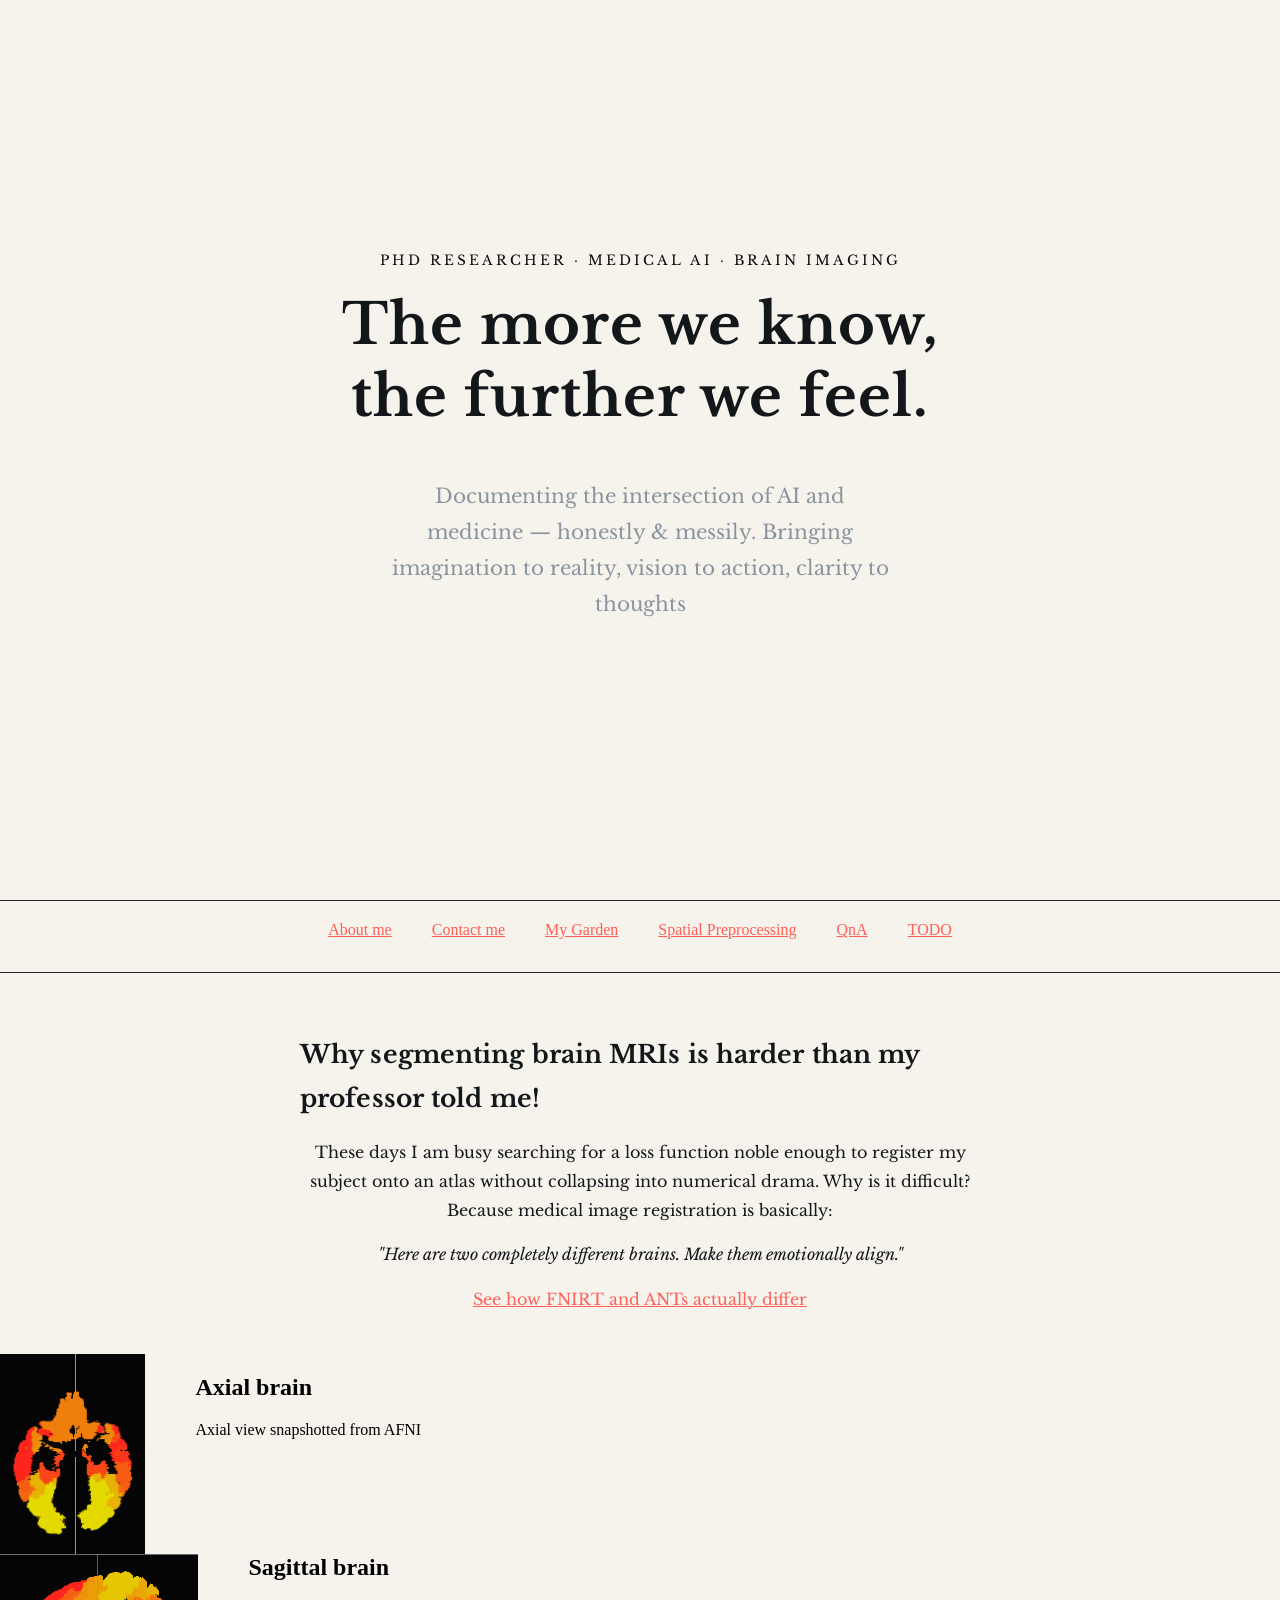
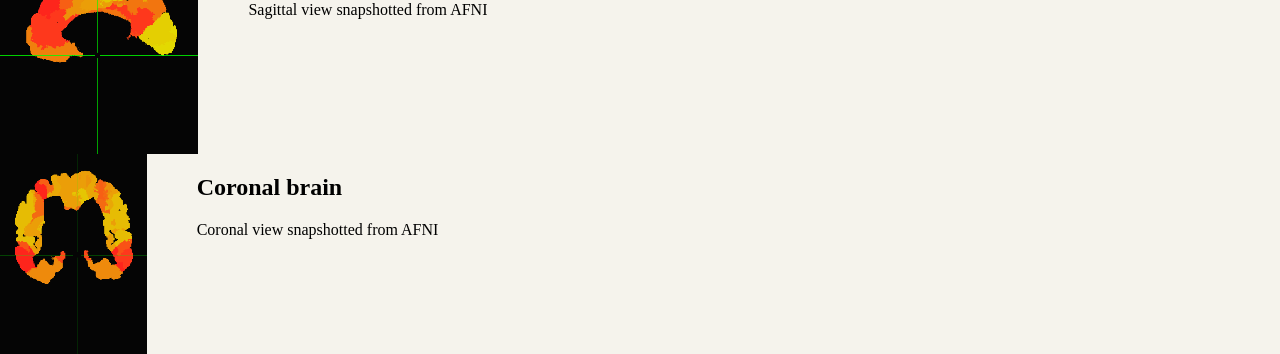
<file: index.html>
<!DOCTYPE html>
<html lang="en">

<head>
  <meta charset="UTF-8">
  <meta name="viewport" content="width=device-width, initial-scale=1.0">
  <title>Sanju | Medical AI</title>
  <link rel="stylesheet" href="./style.css" />
  <link rel="preconnect" href="https://fonts.googleapis.com">
  <link rel="preconnect" href="https://fonts.gstatic.com" crossorigin>
  <link href="https://fonts.googleapis.com/css2?family=Libre+Baskerville:ital@0;1&display=swap" rel="stylesheet">
</head>

<body>

  <!-- HERO SECTION -->
  <section class="hero">
    <p class="hero-sub">PhD Researcher · Medical AI · Brain Imaging</p>
    <h1 class="hero-title">The more we know,<br>the further we feel.</h1>
    <p class="hero-desc">Documenting the intersection of AI and medicine — honestly & messily.
      Bringing imagination to reality, vision to action, clarity to thoughts</p>
    <!-- <a href="#post" class="hero-btn">Read my first post ↓</a> -->
    <!-- <a href="#post" class="hero-btn">Read my second post ↓</a> -->

  </section>

  <!-- NAV -->
  <nav>
    <a href="public/about.html">About me</a>
    <a href="public/contact.html">Contact me</a>
    <a href="public/garden.html">My Garden</a>
    <a href="public/spatial-preprocessing.html">Spatial Preprocessing</a>
    <a href ="public/QnA.html">QnA</a>
    <a href="public/TODO.html">TODO</a>
  </nav>

  <!-- FIRST POST -->
  <div class="bio" id="post">
    <h3>Why segmenting brain MRIs is harder than my professor told me!</h3>
    <p>
      These days I am busy searching
       for a loss function noble enough
      to register my subject onto an atlas
      without collapsing into numerical drama. Why is it difficult?
      Because medical image registration is basically:
    </p>
    <p><i>"Here are two completely different brains. Make them emotionally align."</i></p>
    <a href="public/garden.html#q7">See how FNIRT and ANTs actually differ</a>
  </div>

  
  <!-- <div style="display: flex; gap: 10px; align-items: center;"> -->
  <div class="left card"><img class="tile-image" src="./Screenshot from 2026-05-16 15-32-37.png" alt="axial-brain"/>
  <h2 class="card-title">Axial brain</h2>
  <p class="card-text"> Axial view snapshotted from AFNI </p>
  </div>

  <div class="center card"><img class="tile-image" src="./Screenshot from 2026-05-16 15-32-44.png" alt="sagittal-brain"/>
  <h2 class="card-title">Sagittal brain</h2>
  <p class="card-text"> Sagittal view snapshotted from AFNI </p>
  </div>

  <div class="right card"><img class="tile-image" src="./Screenshot from 2026-05-16 15-32-49.png" alt="coronal-brain"/>
  <h2 class="card-title">Coronal brain</h2>
  <p class="card-text"> Coronal view snapshotted from AFNI </p>
  </div>


  <!-- <div class="container">
    <p> 3 views of brain</p>
    <li><img class="tile-image" src="./Screenshot from 2026-05-16 15-32-37.png" alt="axial-brain"/></li>
    <li><img class="tile-image" src="./Screenshot from 2026-05-16 15-32-44.png" alt="sagittal-brain"/></li>
    <li><img class="tile-image" src="./Screenshot from 2026-05-16 15-32-49.png" alt="coronal-brain"/></li>
  </div> -->

</body>
</html>
</file>
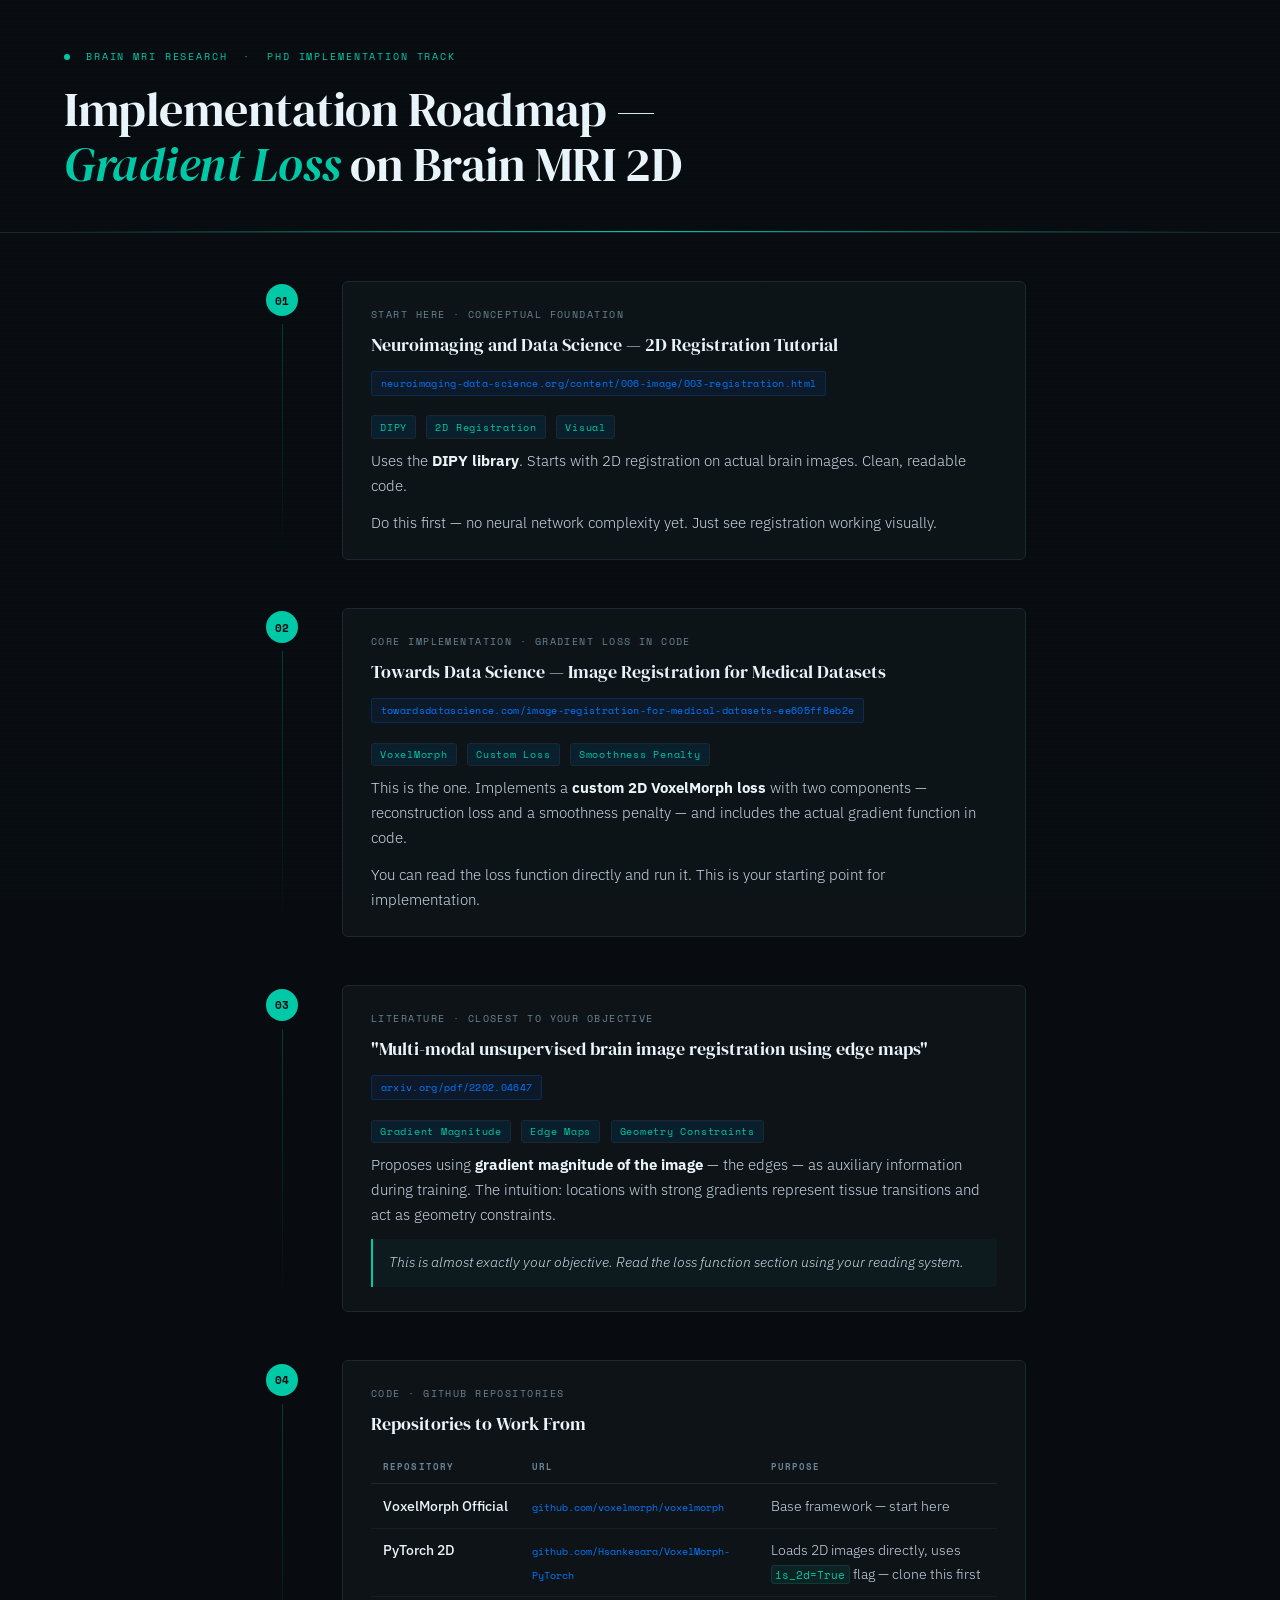
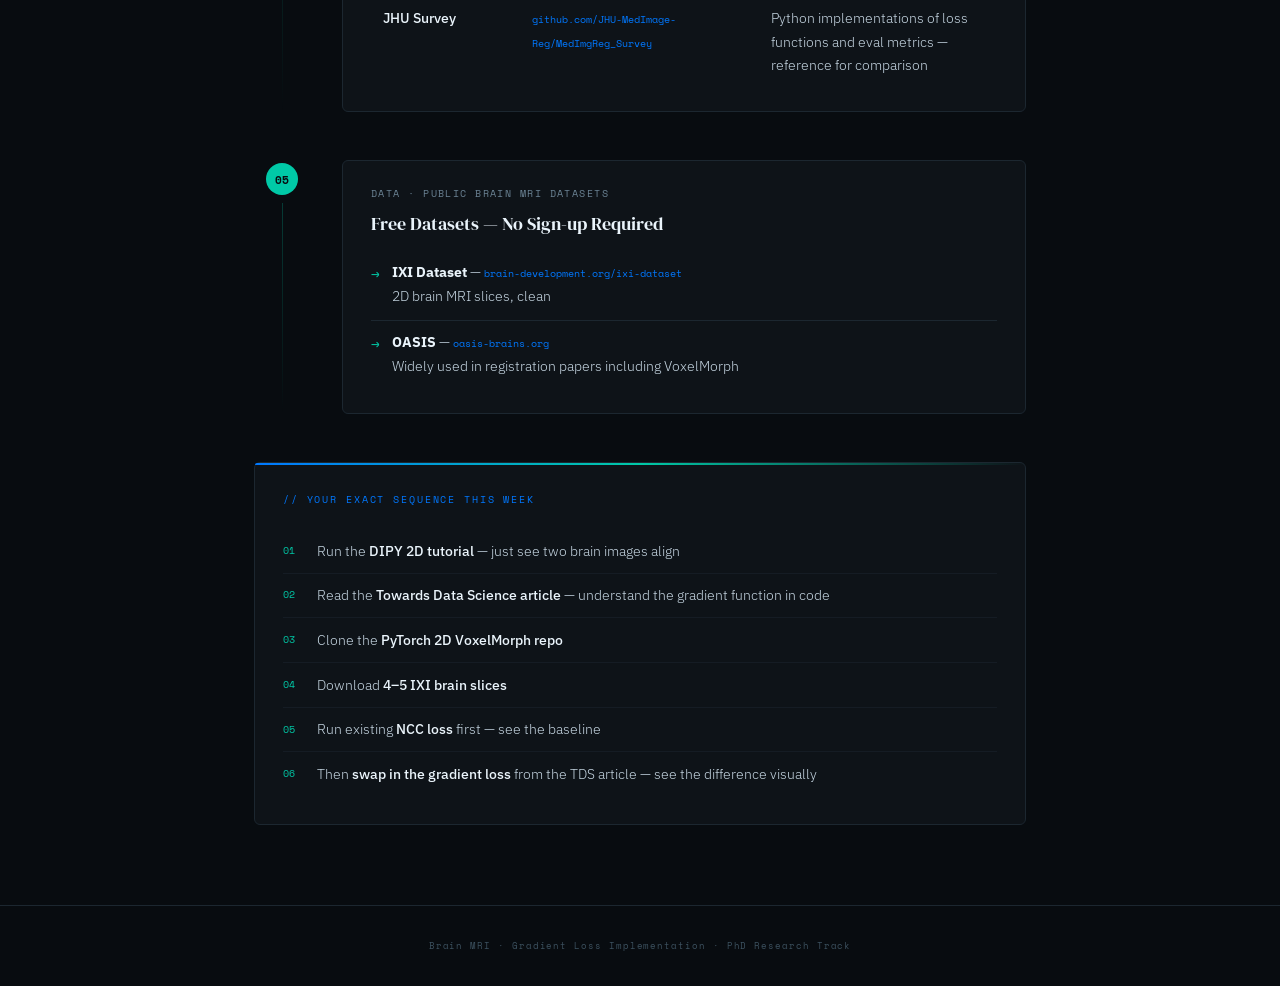
<file: gradient_loss_roadmap.html>
<!DOCTYPE html>
<html lang="en">
<head>
<meta charset="UTF-8" />
<meta name="viewport" content="width=device-width, initial-scale=1.0"/>
<title>Implementation Roadmap — Gradient Loss on Brain MRI 2D</title>
<link href="https://fonts.googleapis.com/css2?family=Space+Mono:wght@400;700&family=DM+Serif+Display:ital@0;1&family=IBM+Plex+Sans:wght@300;400;500&display=swap" rel="stylesheet"/>
<style>
  :root {
    --bg: #080c10;
    --surface: #0e1318;
    --border: #1c2730;
    --accent: #00c9a7;
    --accent2: #0078ff;
    --muted: #3d5260;
    --text: #c8d8e4;
    --text-dim: #6b8394;
    --heading: #eaf4fb;
    --tag-bg: #0a1f2e;
    --step-num: #00c9a7;
  }

  *, *::before, *::after { box-sizing: border-box; margin: 0; padding: 0; }

  body {
    background: var(--bg);
    color: var(--text);
    font-family: 'IBM Plex Sans', sans-serif;
    font-weight: 300;
    line-height: 1.7;
    min-height: 100vh;
    padding: 0;
    overflow-x: hidden;
  }

  /* Scan-line overlay */
  body::before {
    content: '';
    position: fixed;
    inset: 0;
    background: repeating-linear-gradient(
      0deg,
      transparent,
      transparent 2px,
      rgba(0,201,167,0.012) 2px,
      rgba(0,201,167,0.012) 4px
    );
    pointer-events: none;
    z-index: 100;
  }

  header {
    border-bottom: 1px solid var(--border);
    padding: 3rem 4rem 2.5rem;
    position: relative;
    overflow: hidden;
  }

  header::after {
    content: '';
    position: absolute;
    bottom: 0; left: 4rem; right: 4rem;
    height: 1px;
    background: linear-gradient(90deg, transparent, var(--accent), transparent);
  }

  .header-meta {
    font-family: 'Space Mono', monospace;
    font-size: 0.65rem;
    letter-spacing: 0.18em;
    color: var(--accent);
    text-transform: uppercase;
    margin-bottom: 1rem;
    display: flex;
    align-items: center;
    gap: 1rem;
  }

  .header-meta::before {
    content: '';
    display: inline-block;
    width: 6px; height: 6px;
    background: var(--accent);
    border-radius: 50%;
    animation: pulse 2s ease-in-out infinite;
  }

  @keyframes pulse {
    0%, 100% { opacity: 1; transform: scale(1); }
    50% { opacity: 0.4; transform: scale(0.7); }
  }

  h1 {
    font-family: 'DM Serif Display', serif;
    font-size: clamp(1.8rem, 4vw, 3rem);
    color: var(--heading);
    font-weight: 400;
    line-height: 1.15;
    max-width: 720px;
    letter-spacing: -0.01em;
  }

  h1 em {
    font-style: italic;
    color: var(--accent);
  }

  main {
    max-width: 900px;
    margin: 0 auto;
    padding: 3rem 4rem 5rem;
  }

  .step {
    display: grid;
    grid-template-columns: 56px 1fr;
    gap: 0 2rem;
    margin-bottom: 3rem;
    opacity: 0;
    transform: translateY(18px);
    animation: fadeUp 0.5s ease forwards;
  }

  .step:nth-child(1) { animation-delay: 0.05s; }
  .step:nth-child(2) { animation-delay: 0.12s; }
  .step:nth-child(3) { animation-delay: 0.19s; }
  .step:nth-child(4) { animation-delay: 0.26s; }
  .step:nth-child(5) { animation-delay: 0.33s; }
  .step:nth-child(6) { animation-delay: 0.40s; }

  @keyframes fadeUp {
    to { opacity: 1; transform: translateY(0); }
  }

  .step-number {
    display: flex;
    flex-direction: column;
    align-items: center;
    padding-top: 0.2rem;
  }

  .step-num-badge {
    font-family: 'Space Mono', monospace;
    font-size: 0.7rem;
    font-weight: 700;
    color: var(--bg);
    background: var(--accent);
    width: 32px; height: 32px;
    border-radius: 50%;
    display: flex; align-items: center; justify-content: center;
    flex-shrink: 0;
    letter-spacing: 0;
  }

  .step-line {
    flex: 1;
    width: 1px;
    background: linear-gradient(to bottom, var(--accent), transparent);
    margin-top: 8px;
    opacity: 0.25;
  }

  .step-body {
    background: var(--surface);
    border: 1px solid var(--border);
    border-radius: 6px;
    padding: 1.5rem 1.75rem;
    position: relative;
    transition: border-color 0.2s ease;
  }

  .step-body:hover {
    border-color: var(--muted);
  }

  .step-body::before {
    content: '';
    position: absolute;
    top: 0; left: 0; right: 0;
    height: 2px;
    background: linear-gradient(90deg, var(--accent), transparent);
    border-radius: 6px 6px 0 0;
    opacity: 0;
    transition: opacity 0.2s ease;
  }

  .step-body:hover::before {
    opacity: 1;
  }

  .step-label {
    font-family: 'Space Mono', monospace;
    font-size: 0.6rem;
    letter-spacing: 0.15em;
    text-transform: uppercase;
    color: var(--text-dim);
    margin-bottom: 0.4rem;
  }

  .step-title {
    font-family: 'DM Serif Display', serif;
    font-size: 1.15rem;
    color: var(--heading);
    margin-bottom: 0.5rem;
    font-weight: 400;
  }

  .source-link {
    display: inline-block;
    font-family: 'Space Mono', monospace;
    font-size: 0.65rem;
    color: var(--accent2);
    background: rgba(0,120,255,0.07);
    border: 1px solid rgba(0,120,255,0.2);
    border-radius: 3px;
    padding: 0.2rem 0.55rem;
    margin-bottom: 1rem;
    letter-spacing: 0.03em;
    word-break: break-all;
    line-height: 1.6;
  }

  .step-body p {
    font-size: 0.92rem;
    color: var(--text);
    margin-bottom: 0.75rem;
  }

  .step-body p:last-child { margin-bottom: 0; }

  .tag {
    display: inline-block;
    font-family: 'Space Mono', monospace;
    font-size: 0.6rem;
    padding: 0.15rem 0.5rem;
    border-radius: 3px;
    background: var(--tag-bg);
    border: 1px solid var(--border);
    color: var(--accent);
    letter-spacing: 0.08em;
    margin-right: 0.4rem;
    margin-bottom: 0.6rem;
  }

  .callout {
    border-left: 2px solid var(--accent);
    padding: 0.75rem 1rem;
    background: rgba(0,201,167,0.04);
    border-radius: 0 4px 4px 0;
    margin-top: 0.75rem;
    font-size: 0.88rem;
    color: var(--text);
    font-style: italic;
  }

  /* Table */
  .repo-table {
    width: 100%;
    border-collapse: collapse;
    margin-top: 0.75rem;
    font-size: 0.85rem;
  }

  .repo-table th {
    font-family: 'Space Mono', monospace;
    font-size: 0.58rem;
    letter-spacing: 0.12em;
    text-transform: uppercase;
    color: var(--text-dim);
    padding: 0.5rem 0.75rem;
    text-align: left;
    border-bottom: 1px solid var(--border);
  }

  .repo-table td {
    padding: 0.65rem 0.75rem;
    border-bottom: 1px solid rgba(28,39,48,0.6);
    vertical-align: top;
    color: var(--text);
    font-size: 0.85rem;
  }

  .repo-table tr:last-child td { border-bottom: none; }
  .repo-table tr:hover td { background: rgba(255,255,255,0.015); }

  .repo-name {
    font-weight: 500;
    color: var(--heading);
    white-space: nowrap;
  }

  .repo-url {
    font-family: 'Space Mono', monospace;
    font-size: 0.6rem;
    color: var(--accent2);
  }

  /* Dataset list */
  .dataset-list {
    list-style: none;
    margin-top: 0.75rem;
  }

  .dataset-list li {
    display: flex;
    align-items: flex-start;
    gap: 0.75rem;
    padding: 0.65rem 0;
    border-bottom: 1px solid var(--border);
    font-size: 0.88rem;
  }

  .dataset-list li:last-child { border-bottom: none; }

  .dataset-list li::before {
    content: '→';
    font-family: 'Space Mono', monospace;
    color: var(--accent);
    flex-shrink: 0;
    margin-top: 0.05rem;
  }

  /* Sequence section */
  .sequence-section {
    background: var(--surface);
    border: 1px solid var(--border);
    border-radius: 6px;
    padding: 1.75rem;
    margin-top: 3rem;
    position: relative;
    opacity: 0;
    animation: fadeUp 0.5s ease 0.5s forwards;
  }

  .sequence-section::before {
    content: '';
    position: absolute;
    top: 0; left: 0; right: 0;
    height: 2px;
    background: linear-gradient(90deg, var(--accent2), var(--accent), transparent);
    border-radius: 6px 6px 0 0;
  }

  .sequence-title {
    font-family: 'Space Mono', monospace;
    font-size: 0.65rem;
    letter-spacing: 0.18em;
    text-transform: uppercase;
    color: var(--accent2);
    margin-bottom: 1.25rem;
  }

  .seq-item {
    display: flex;
    align-items: flex-start;
    gap: 1rem;
    padding: 0.6rem 0;
    border-bottom: 1px solid rgba(28,39,48,0.5);
  }

  .seq-item:last-child { border-bottom: none; }

  .seq-n {
    font-family: 'Space Mono', monospace;
    font-size: 0.65rem;
    color: var(--accent);
    width: 18px;
    flex-shrink: 0;
    margin-top: 0.2rem;
  }

  .seq-text {
    font-size: 0.9rem;
    color: var(--text);
  }

  .seq-text strong {
    color: var(--heading);
    font-weight: 500;
  }

  code {
    font-family: 'Space Mono', monospace;
    font-size: 0.78em;
    background: rgba(0,201,167,0.08);
    border: 1px solid rgba(0,201,167,0.15);
    padding: 0.05em 0.35em;
    border-radius: 3px;
    color: var(--accent);
  }

  footer {
    text-align: center;
    padding: 2rem;
    font-family: 'Space Mono', monospace;
    font-size: 0.58rem;
    color: var(--muted);
    letter-spacing: 0.1em;
    border-top: 1px solid var(--border);
  }

  @media (max-width: 640px) {
    header { padding: 2rem 1.5rem; }
    main { padding: 2rem 1.5rem 4rem; }
    .step { grid-template-columns: 40px 1fr; gap: 0 1rem; }
    .repo-table td, .repo-table th { padding: 0.5rem 0.4rem; }
  }
</style>
</head>
<body>

<header>
  <div class="header-meta">Brain MRI Research &nbsp;·&nbsp; PhD Implementation Track</div>
  <h1>Implementation Roadmap —<br/><em>Gradient Loss</em> on Brain MRI 2D</h1>
</header>

<main>

  <!-- Step 1 -->
  <div class="step">
    <div class="step-number">
      <div class="step-num-badge">01</div>
      <div class="step-line"></div>
    </div>
    <div class="step-body">
      <div class="step-label">Start Here · Conceptual Foundation</div>
      <div class="step-title">Neuroimaging and Data Science — 2D Registration Tutorial</div>
      <div class="source-link">neuroimaging-data-science.org/content/006-image/003-registration.html</div>
      <div>
        <span class="tag">DIPY</span>
        <span class="tag">2D Registration</span>
        <span class="tag">Visual</span>
      </div>
      <p>Uses the <strong style="color:var(--heading)">DIPY library</strong>. Starts with 2D registration on actual brain images. Clean, readable code.</p>
      <p>Do this first — no neural network complexity yet. Just see registration working visually.</p>
    </div>
  </div>

  <!-- Step 2 -->
  <div class="step">
    <div class="step-number">
      <div class="step-num-badge">02</div>
      <div class="step-line"></div>
    </div>
    <div class="step-body">
      <div class="step-label">Core Implementation · Gradient Loss in Code</div>
      <div class="step-title">Towards Data Science — Image Registration for Medical Datasets</div>
      <div class="source-link">towardsdatascience.com/image-registration-for-medical-datasets-ee605ff8eb2e</div>
      <div>
        <span class="tag">VoxelMorph</span>
        <span class="tag">Custom Loss</span>
        <span class="tag">Smoothness Penalty</span>
      </div>
      <p>This is the one. Implements a <strong style="color:var(--heading)">custom 2D VoxelMorph loss</strong> with two components — reconstruction loss and a smoothness penalty — and includes the actual gradient function in code.</p>
      <p>You can read the loss function directly and run it. This is your starting point for implementation.</p>
    </div>
  </div>

  <!-- Step 3 -->
  <div class="step">
    <div class="step-number">
      <div class="step-num-badge">03</div>
      <div class="step-line"></div>
    </div>
    <div class="step-body">
      <div class="step-label">Literature · Closest to Your Objective</div>
      <div class="step-title">"Multi-modal unsupervised brain image registration using edge maps"</div>
      <div class="source-link">arxiv.org/pdf/2202.04647</div>
      <div>
        <span class="tag">Gradient Magnitude</span>
        <span class="tag">Edge Maps</span>
        <span class="tag">Geometry Constraints</span>
      </div>
      <p>Proposes using <strong style="color:var(--heading)">gradient magnitude of the image</strong> — the edges — as auxiliary information during training. The intuition: locations with strong gradients represent tissue transitions and act as geometry constraints.</p>
      <div class="callout">This is almost exactly your objective. Read the loss function section using your reading system.</div>
    </div>
  </div>

  <!-- Step 4 -->
  <div class="step">
    <div class="step-number">
      <div class="step-num-badge">04</div>
      <div class="step-line"></div>
    </div>
    <div class="step-body">
      <div class="step-label">Code · GitHub Repositories</div>
      <div class="step-title">Repositories to Work From</div>
      <table class="repo-table">
        <thead>
          <tr>
            <th>Repository</th>
            <th>URL</th>
            <th>Purpose</th>
          </tr>
        </thead>
        <tbody>
          <tr>
            <td><span class="repo-name">VoxelMorph Official</span></td>
            <td><span class="repo-url">github.com/voxelmorph/voxelmorph</span></td>
            <td>Base framework — start here</td>
          </tr>
          <tr>
            <td><span class="repo-name">PyTorch 2D</span></td>
            <td><span class="repo-url">github.com/Hsankesara/VoxelMorph-PyTorch</span></td>
            <td>Loads 2D images directly, uses <code>is_2d=True</code> flag — clone this first</td>
          </tr>
          <tr>
            <td><span class="repo-name">JHU Survey</span></td>
            <td><span class="repo-url">github.com/JHU-MedImage-Reg/MedImgReg_Survey</span></td>
            <td>Python implementations of loss functions and eval metrics — reference for comparison</td>
          </tr>
        </tbody>
      </table>
    </div>
  </div>

  <!-- Step 5 -->
  <div class="step">
    <div class="step-number">
      <div class="step-num-badge">05</div>
      <div class="step-line"></div>
    </div>
    <div class="step-body">
      <div class="step-label">Data · Public Brain MRI Datasets</div>
      <div class="step-title">Free Datasets — No Sign-up Required</div>
      <ul class="dataset-list">
        <li>
          <div>
            <strong style="color:var(--heading)">IXI Dataset</strong> — <span class="repo-url">brain-development.org/ixi-dataset</span>
            <br/>2D brain MRI slices, clean
          </div>
        </li>
        <li>
          <div>
            <strong style="color:var(--heading)">OASIS</strong> — <span class="repo-url">oasis-brains.org</span>
            <br/>Widely used in registration papers including VoxelMorph
          </div>
        </li>
      </ul>
    </div>
  </div>

  <!-- Weekly Sequence -->
  <div class="sequence-section">
    <div class="sequence-title">// Your Exact Sequence This Week</div>
    <div class="seq-item">
      <div class="seq-n">01</div>
      <div class="seq-text">Run the <strong>DIPY 2D tutorial</strong> — just see two brain images align</div>
    </div>
    <div class="seq-item">
      <div class="seq-n">02</div>
      <div class="seq-text">Read the <strong>Towards Data Science article</strong> — understand the gradient function in code</div>
    </div>
    <div class="seq-item">
      <div class="seq-n">03</div>
      <div class="seq-text">Clone the <strong>PyTorch 2D VoxelMorph repo</strong></div>
    </div>
    <div class="seq-item">
      <div class="seq-n">04</div>
      <div class="seq-text">Download <strong>4–5 IXI brain slices</strong></div>
    </div>
    <div class="seq-item">
      <div class="seq-n">05</div>
      <div class="seq-text">Run existing <strong>NCC loss</strong> first — see the baseline</div>
    </div>
    <div class="seq-item">
      <div class="seq-n">06</div>
      <div class="seq-text">Then <strong>swap in the gradient loss</strong> from the TDS article — see the difference visually</div>
    </div>
  </div>

</main>

<footer>Brain MRI · Gradient Loss Implementation · PhD Research Track</footer>

</body>
</html>
</file>
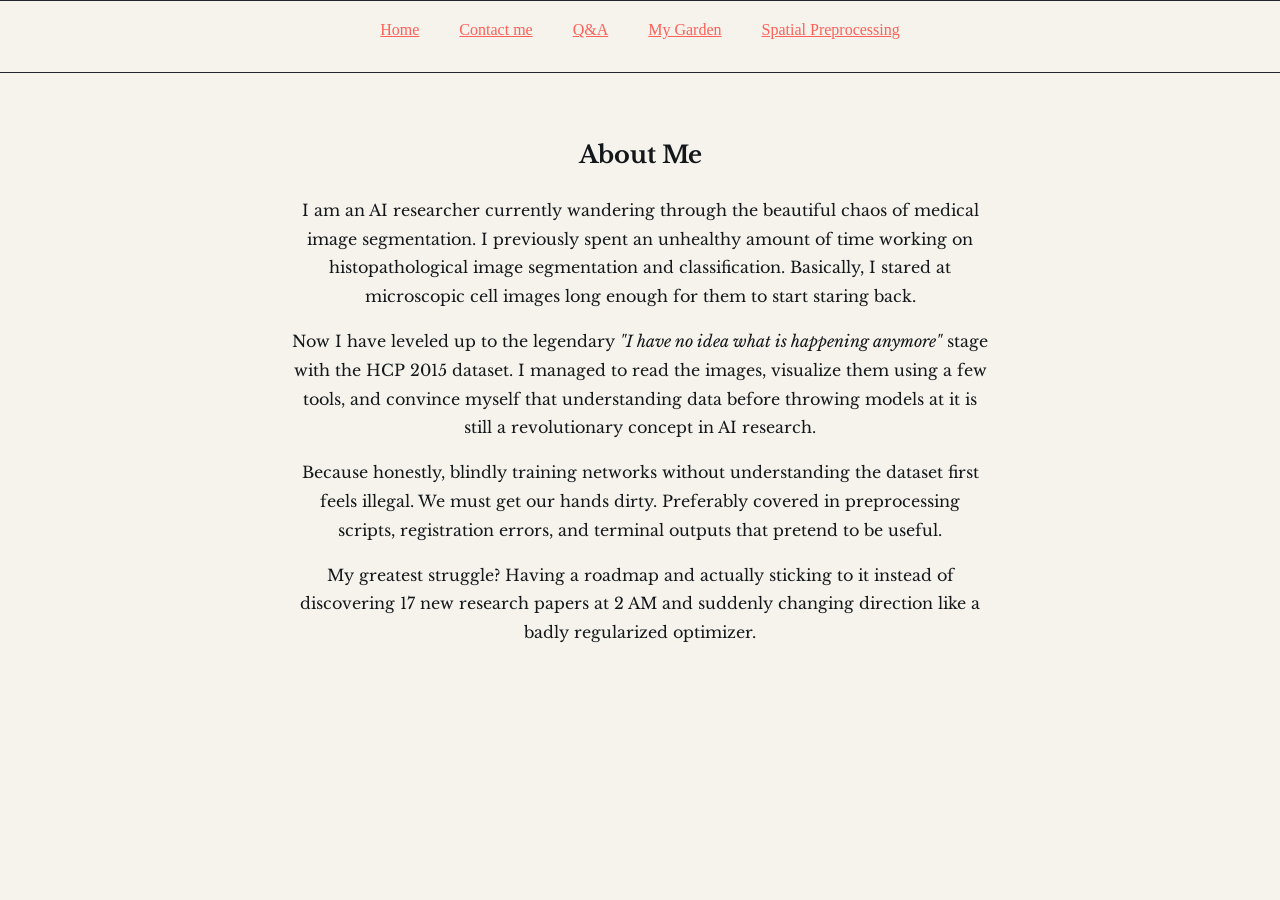
<file: public/about.html>
<!DOCTYPE html>
<html lang="en">

<head>
  <meta charset="UTF-8">
  <meta name="viewport" content="width=device-width, initial-scale=1.0">
  <title>About | Sanju</title>
  <link rel="stylesheet" href="../style.css" />
  <link rel="preconnect" href="https://fonts.googleapis.com">
  <link rel="preconnect" href="https://fonts.gstatic.com" crossorigin>
  <link href="https://fonts.googleapis.com/css2?family=Libre+Baskerville:ital@0;1&display=swap" rel="stylesheet">
</head>

<body>

  <nav>
    <a href="../index.html">Home</a>
    <a href="contact.html">Contact me</a>
    <a href="QnA.html">Q&A</a>
    <a href="garden.html">My Garden</a>
    <a href="spatial-preprocessing.html">Spatial Preprocessing</a>
  </nav>

  <div class="bio">
    <h2>About Me</h2>

    <p>I am an AI researcher currently wandering through the beautiful chaos of medical image segmentation.
    I previously spent an unhealthy amount of time working on histopathological image segmentation and classification.
    Basically, I stared at microscopic cell images long enough for them to start staring back.</p>

    <p>Now I have leveled up to the legendary <i>"I have no idea what is happening anymore"</i> stage with the
    HCP 2015 dataset. I managed to read the images, visualize them using a few tools, and convince myself
    that understanding data before throwing models at it is still a revolutionary concept in AI research.</p>

    <p>Because honestly, blindly training networks without understanding the dataset first feels illegal.
    We must get our hands dirty. Preferably covered in preprocessing scripts, registration errors,
    and terminal outputs that pretend to be useful.</p>

    <p>My greatest struggle? Having a roadmap and actually sticking to it instead of discovering
    17 new research papers at 2 AM and suddenly changing direction like a badly regularized optimizer.</p>

  </div>

</body>
</html>
</file>
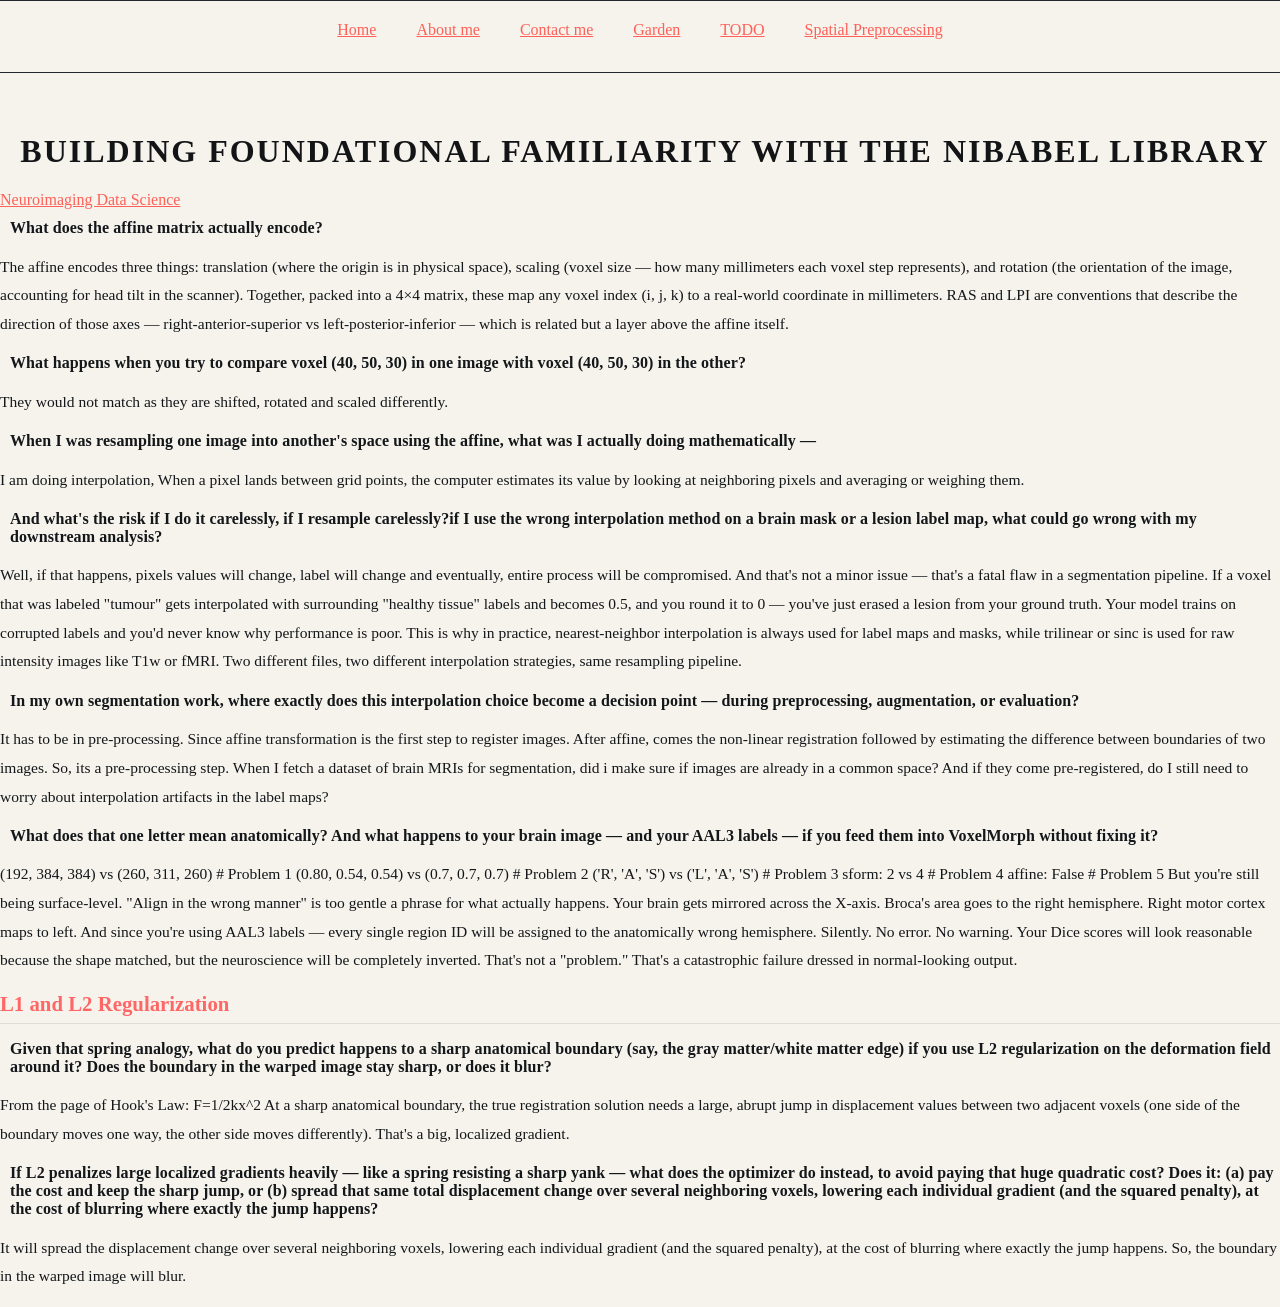
<file: public/QnA.html>
<head>
  <meta charset="UTF-8">
  <meta name="viewport" content="width=device-width, initial-scale=1.0">
  <title>QnA | Sanju</title>
  <link rel="stylesheet" href="../style.css" />
</head>
<body>

  <nav>
    <a href="../index.html">Home</a>
    <a href="about.html">About me</a>
    <a href="contact.html">Contact me</a>
    <a href="garden.html">Garden</a>
    <a href="TODO.html">TODO</a>
    <a href="spatial-preprocessing.html">Spatial Preprocessing</a>
  </nav>
<h1>Building foundational familiarity with the NiBabel library</h1>
 <a href="https://neuroimaging-data-science.org/content/005-nipy/003-transforms.html">Neuroimaging Data Science
 </a>
<div class="qna-section">
<h3>What does the affine matrix actually encode?</h3  >
<p>The affine encodes three things: translation (where the origin is in physical space), scaling (voxel size — how many millimeters each voxel step represents), and rotation (the orientation of the image, accounting for head tilt in the scanner). Together, packed into a 4×4 matrix, these map any voxel index (i, j, k) to a real-world coordinate in millimeters.

RAS and LPI are conventions that describe the direction of those axes — right-anterior-superior vs left-posterior-inferior — which is related but a layer above the affine itself.
</p>
<h3>What happens when you try to compare voxel (40, 50, 30) in one image with voxel (40, 50, 30) in the other?</h3>

<p>They would not match as they are shifted, rotated and scaled differently.
</p>
<h3>When I was resampling one image into another's space using the affine, what was I actually doing mathematically —</h3>

<p>I am doing interpolation, When a pixel lands between grid points, the computer estimates its value by looking at neighboring pixels and averaging or weighing them.
</p>
<h3>And what's the risk if I do it carelessly, if I resample carelessly?if I use the wrong interpolation method on a brain mask or a lesion label map, what could go wrong with my downstream analysis?</h3>

<p>Well, if that happens, pixels values will change, label will change and eventually, entire process will be compromised.

And that's not a minor issue — that's a fatal flaw in a segmentation pipeline. If a voxel that was labeled "tumour" gets interpolated with surrounding "healthy tissue" labels and becomes 0.5, and you round it to 0 — you've just erased a lesion from your ground truth. Your model trains on corrupted labels and you'd never know why performance is poor.

This is why in practice, nearest-neighbor interpolation is always used for label maps and masks, while trilinear or sinc is used for raw intensity images like T1w or fMRI. Two different files, two different interpolation strategies, same resampling pipeline.
</p>


<h3>In my own segmentation work, where exactly does this interpolation choice become a decision point — during preprocessing, augmentation, or evaluation?</h3>

<p>It has to be in pre-processing. Since  affine transformation is the first step to register images. After affine, comes the non-linear registration followed by estimating the difference between boundaries of two images. So, its a pre-processing step.

When I fetch a dataset of brain MRIs for segmentation, did i make sure if images are already in a common space? And if they come pre-registered, do I still need to worry about interpolation artifacts in the label maps?
</p>
<h3>What does that one letter mean anatomically? And what happens to your brain image — and your AAL3 labels — if you feed them into VoxelMorph without fixing it?
</h3>
<p>
(192, 384, 384)  vs  (260, 311, 260)      # Problem 1
(0.80, 0.54, 0.54) vs (0.7, 0.7, 0.7)    # Problem 2
('R', 'A', 'S') vs ('L', 'A', 'S')       # Problem 3
sform: 2 vs 4                             # Problem 4
affine: False                             # Problem 5

But you're still being surface-level. "Align in the wrong manner" is too gentle a phrase for what actually happens.
Your brain gets mirrored across the X-axis. Broca's area goes to the right hemisphere. Right motor cortex maps to left. And since you're using AAL3 labels — every single region ID will be assigned to the anatomically wrong hemisphere. Silently. No error. No warning. Your Dice scores will look reasonable because the shape matched, but the neuroscience will be completely inverted.
That's not a "problem." That's a catastrophic failure dressed in normal-looking output.
</p>
<h2>L1 and L2 Regularization</h2>
<h3>Given that spring analogy, what do you predict happens to a
sharp anatomical boundary (say, the gray matter/white matter edge)
if you use L2 regularization on the deformation field around it? Does 
the boundary in the warped image stay sharp, or does it blur? </h3>
<p>From the page of Hook's Law: F=1/2kx^2
At a sharp anatomical boundary, the true registration solution needs a large, abrupt jump in displacement values between two adjacent voxels (one side of the boundary
moves one way, the other side moves differently). That's a big, localized gradient.
</p>  

<h3>If L2 penalizes large localized gradients heavily — like a spring resisting a sharp yank — what does the optimizer do instead, to avoid paying that huge quadratic 
cost? Does it:
(a) pay the cost and keep the sharp jump, or

(b) spread that same total displacement change over several neighboring voxels, lowering each individual gradient (and the squared penalty), at the cost of blurring 
where exactly the jump happens?
</h3>
<p>It will spread the displacement change over several neighboring voxels, lowering each individual gradient (and the squared penalty), at the cost of blurring where 
exactly the jump happens. So, the boundary in the warped image will blur.
</div>
  
</body>
</file>
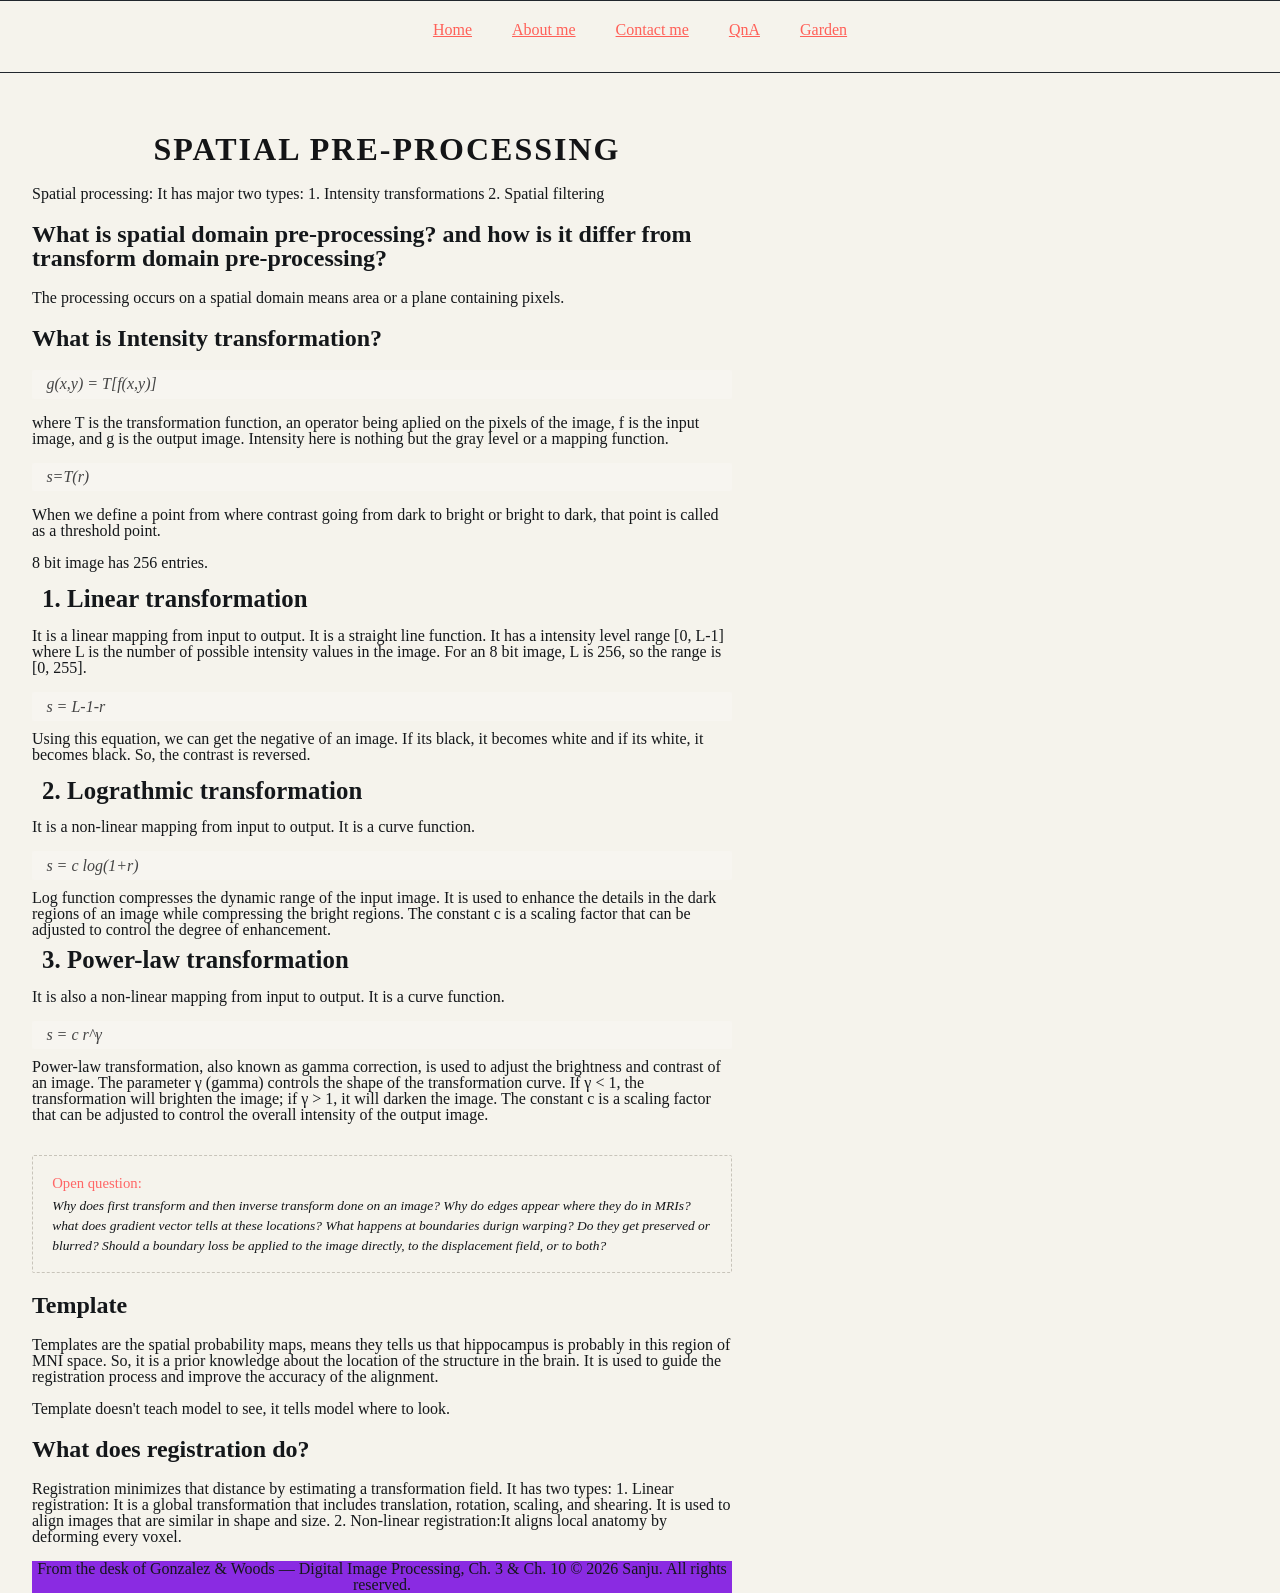
<file: public/spatial-preprocessing.html>
<head>
  <meta charset="UTF-8">
  <meta name="viewport" content="width=device-width, initial-scale=1.0">
  <title>Spatial Preprocessing | Sanju</title>
  <link rel="stylesheet" href="../style.css" />
</head>
 
<body>

  <nav>
    <a href="../index.html">Home</a>
    <a href="about.html">About me</a>
    <a href="contact.html">Contact me</a>
    <a href="QnA.html">QnA</a>
    <a href="garden.html">Garden</a>
  </nav>

  <div class="spatial-preprocessing-section">
    <h1> Spatial Pre-processing </h1>

    <p> Spatial processing: 
    It has major two types:
    1. Intensity transformations
    2. Spatial filtering
    </p>

    <h2>What is spatial domain pre-processing? and how is it differ from transform domain pre-processing?</h2>

    <p>The processing occurs on a spatial domain means area or a plane containing pixels.
    </p>   

    <h2>What is Intensity transformation?</h2>
    <div class="math-note">
      g(x,y) = T[f(x,y)]
    </div>
    <p>
    where T is the transformation function, an operator being aplied on the pixels of the image, f is the input image, and g is the output image.
    Intensity here is nothing but the gray level or a mapping function.
    
    <div class="math-note">
      s=T(r)    
    </div>
    </p>

    <p>When we define a point from where contrast going from dark to bright
       or bright to dark, that point is called as a threshold point. 
    </p>
    <p>
            8 bit image has 256 entries.
    </p>

  <div class="IP-types">
      <div class="IP-type">
        <h3>1. Linear transformation</h3>
        <p>It is a linear mapping from input to output. It is a straight line function.
          It has a intensity level range [0, L-1] where L is the number of possible intensity values in the image. For an 8 bit image, L is 256, so the range is [0, 255].
        <div class="math-note">
          s = L-1-r
        </div>
        Using this equation, we can get the negative of an image. If its black, it becomes white and if its white, it becomes black. So, the contrast is reversed.
        </p>
      </div>

      <div class="IP-type">
        <h3>2. Lograthmic transformation</h3>
        <p>It is a non-linear mapping from input to output. It is a curve function.</p>
        <div class="math-note">
          s = c log(1+r)
        </div>
        Log function compresses the dynamic range of the input image. It is used to enhance the details in the dark regions of an image while compressing the bright regions. The constant c is a scaling factor that can be adjusted to control the degree of enhancement.
      </div>

      <div class="IP-type">
        <h3>3. Power-law transformation</h3>
        <p>It is also a non-linear mapping from input to output. It is a curve function.</p>
        <div class="math-note">
        s = c r^γ
        </div>
      Power-law transformation, also known as gamma correction, is used to adjust the brightness and contrast of an image. The parameter γ (gamma) controls the shape of the transformation curve. If γ < 1, the transformation will brighten the image; if γ > 1, it will darken the image. The constant c is a scaling factor that can be adjusted to control the overall intensity of the output image.
    </div>
   
    <div class="open-question">
      <p>Why does first transform and then inverse transform done on an image? Why do edges appear where they do in MRIs? what does gradient vector tells at these locations?
        What happens at boundaries durign warping? Do they get preserved or blurred? Should a boundary loss be applied to the image directly, to the displacement field, or to both?
      </p>   
    </div>
  
  </div>

  <div class="template-section">
    <h2>Template</h2>
    <p> Templates are the spatial probability maps, means they tells us that hippocampus is probably
      in this region of MNI space. So, it is a prior knowledge about the location of the structure in the brain. 
      It is used to guide the registration process and improve the accuracy of the alignment.
    </p>
    <p> Template doesn't teach model to see, it tells model where to look.
    <h2> What does registration do?</h2>
    <p> Registration minimizes that distance by estimating a transformation field.
      It has two types:
      1. Linear registration: It is a global transformation that includes translation, rotation, scaling, and shearing. 
      It is used to align images that are similar in shape and size.
      2. Non-linear registration:It aligns local anatomy by deforming every voxel.
  </div>

  <footer>
    From the desk of Gonzalez & Woods — Digital Image Processing, Ch. 3 & Ch. 10 © 2026 Sanju. All rights reserved.
  </footer>
</body>
</file>
<file: style.css>
body {
    background-color: #f5f3ec;
    margin: 0;
    padding: 0;
}

h1 {
    text-transform: uppercase;
    font-size: 2rem;
    color: #131416;
    letter-spacing: 2px;
    margin-left: 10px;
    text-align: center;
    margin-top: 60px;
}

h3 {
  text-transform: inherit;
  font-size: 1.55rem;
  color: #14171a;
  letter-spacing: 0.1px;
  text-align: left;
  margin-top: 10px;
  margin-left: 10px;
  margin-bottom: 5px;
}
.bio {
    max-width: 700px;
    margin: 40px auto;
    color: #14171a;
    font-family: Libre Baskerville, serif;
    text-align: center;
    line-height: 1.8;
}

ul {
    max-width: 600px;
    margin: 1% auto;
    color: #14171a;
    font-family: Libre Baskerville, serif;
    text-align: left;
    line-height: 1.5;
}
.concept-block p {
  font-family: 'Libre Baskerville', serif;
  font-size: 0.84rem;
  color: #14171a;
  line-height: 1.75;
  margin: 0.5rem 0 1rem 0;
  max-width: 700px;
}

a {
    color: #ff6058;
    text-decoration: underline;
    padding-bottom: 1%;
}

a:hover {
    color: #14171a;
    border-bottom-color: #14171a;
}

a:visited {
  color: #ebbe0c;
}

.tile-image {
  height: 200px;
  float: left;
  margin-right: 50px;
}

.card {
  width: 100%;
}

.left {
  float: left;
}

.right {
  float: right;
}

.center {
  float: center;
}

@media (max-width: 600px) {

  h1 {
    font-size: 3.5rem;
    text-align: center;
  }

  .card {
    width: 100%;
    display: block;
    margin-bottom: 30px;
    text-align: justify;
  }

  .card img {
    margin-bottom: 10px;
    width: 100%;
    display: inline;
    object-fit: cover;
  }
}

/* HERO */
.hero {
    min-height: 100vh;
    display: flex;
    flex-direction: column;
    justify-content: center;
    align-items: center;
    text-align: center;
    padding: 0 20px;
}

.hero-sub {
    color: rgb(11, 11, 11);
    font-family: Libre Baskerville, serif;
    font-size: 0.85rem;
    letter-spacing: 3px;
    text-transform: uppercase;
    margin-bottom: 20px;
}

.hero-title {
    font-size: 3.5rem;
    color: #14171a;
    font-family: Libre Baskerville, serif;
    line-height: 1.3;
    margin: 0 0 24px 0;
    text-transform: none;
    letter-spacing: 1px;
}

.hero-desc {
    color: #8b949e;
    font-size: 1.25rem;
    font-family: Libre Baskerville, serif;
    max-width: 500px;
    line-height: 1.8;
    margin-bottom: 40px;
}

.hero-btn {
    border: 1px solid #101010;
    padding: 12px 28px;
    border-radius: 2px;
    font-family: Libre Baskerville, serif;
    font-size: 0.95rem;
}

/* NAV */
nav {
    display: flex;
    justify-content: center;
    gap: 40px;
    padding: 20px 0;
    border-top: 1px solid #21262d;
    border-bottom: 1px solid #21262d;
    margin-bottom: 60px;
}
.image-registration {
    max-width: 700px;
    color: #14171a;
    font-family: Libre Baskerville, serif;
    text-align: center;
    line-height: 1.8;
}


.spatial-preprocessing-section {
    max-width: 700px;
    color: #14171a;
    font-family: Libre Baskerville, serif;
    text-align: left;
    line-height: 1;
    margin: 0 2rem auto;
}
footer {
      text-align: center;
      background-color: blueviolet;
      clear: both;
    }

.garden-section {
      margin: 2.5rem 0;
      color: #14171a;
    }
.garden-section h2 {
      font-family: 'Libre Baskerville', serif;
      color: #14171a;
      font-size: 1.3rem;
      margin-bottom: 1rem;
      border-bottom: 1px solid #e0ddd6;
      padding-bottom: 0.4rem;
    }
.garden-section p {
      font-family: 'Libre Baskerville', serif;
      color: #14171a;
      line-height: 1.85;
      font-size: 0.97rem;
    }
    
.qna-section h2 {
      font-family: 'Libre Baskerville', serif;
      color: #f66;
      font-size: 1.3rem;
      margin-bottom: 1rem;
      border-bottom: 1px solid #e0ddd6;
      padding-bottom: 0.4rem;
    }  

.qna-section h3 {
      font-family: 'Libre Baskerville', serif;
      color: #14171a;
      font-size: 1.0rem;
      margin-bottom: 0.5rem;
    }

.qna-section p {
      font-family: 'Libre Baskerville', serif;
      color: #14171a;
      line-height: 1.85;
      font-size: 0.97rem;
    }    


    /* ── Roadmap ── */
.roadmap {
      display: flex;
      color: #14171a;
      flex-direction: column;
      gap: 0;
      margin-top: 1.5rem;
      position: relative;
    }
 
.roadmap-stage {
      display: grid;
      color: #14171a;
      grid-template-columns: 110px 1px 1fr;
      gap: 0 1.5rem;
      align-items: start;
    }
 
.stage-label {
      text-align: right;
      color: #14171a;
      padding-top: 0.2rem;
    }
 .stage-label span {
      font-family: 'Libre Baskerville', serif;
      font-size: 0.72rem;
      font-style: italic;
      color: #14171a;
      display: block;
      line-height: 1.4;
    }
 
.stage-label strong {
      font-family: 'Libre Baskerville', serif;
      font-size: 0.82rem;
      display: block;
      color: #14171a;
      margin-bottom: 2px;
    }
 
.stage-line {
      background: white;
      color: #f66;
      width: 1px;
      position: relative;
      min-height: 100%;
    }
 
.stage-line::before {
      content: '';
      width: 8px;
      height: 9px;
      border-radius: 50%;
      color: #14171a;
      position: absolute;
      top: 5px;
      left: 60%;
      transform: translateX(-50%);
    }
 
.stage-line.done::before {
      background: #eaece8;
      color: #14171a;
    }
 
.stage-line.active::before {
      background: #f66;
      box-shadow: 0 0 0 3px #e6f1fb;
    }
 
.stage-content {
      padding: 0 0 2rem 0;
      color: #14171a;
    }
 
.stage-content h3 {
      font-family: 'Libre Baskerville', serif;
      color: #14171a;
      font-size: 0.9rem;
      margin: 0 0 0.5rem;
    }
    .resource-list {
      list-style: none;
      padding: 0;
      margin: 0;
      display: flex;
      flex-direction: column;
      gap: 0.35rem;
    }
 
    .resource-list li {
      font-family: 'Libre Baskerville', serif;
      font-size: 0.82rem;
      color: #14171a;
      line-height: 1.5;
      display: flex;
      align-items: baseline;
      gap: 0.5rem;
    }
 
    .resource-list li::before {
      content: '→';
      font-size: 0.75rem;
      color: #14171a;
      flex-shrink: 0;
    }
    img {
      float: left;
      max-width: 30%;
      height: auto;
      display: block;
      margin: 0 auto;
    }
 
    .badge {
      display: inline-block;
      font-size: 0.65rem;
      color: #14171a;
      font-family: monospace;
      padding: 1px 6px;
      border-radius: 3px;
      margin-left: 4px;
      vertical-align: middle;
      flex-shrink: 0;
    }
 
    .badge-done {
      background: #eaf3de;
      color: #3b6d11;
    }
 
    .badge-next {
      background: #e6f1fb;
      color: #14171a;
    }
 
    .badge-pending {
      background: #f1efe8;
      color: #888;
    }
 
    /* ── Session Notes ── */
    .session-note {
      border-left: 2px solid #d4d0c8;
      padding-left: 1.2rem;
      margin: 1.5rem 0;
    }
 
    .Calculus {
      margin: top 1px;
      font-family: 'Libre Baskerville', serif;
      font-size: 1.0rem;
      font-style: bold;
      color: #f66(30, 84%, 53%, 0.949);
      margin-bottom: 0.8rem;
    }
 
    .concept-block {
      margin-bottom: 1.5rem; 
      color: #14171a;
    }
 
    .concept-block h4 {
      font-family: 'Libre Baskerville', serif;
      font-size: 0.88rem;
      color: #14171a;
      margin: 1% auto;
      font-weight: bold;
      margin-bottom: 0.5rem;
    }
 
    .concept-block p {
      font-family: 'Libre Baskerville', serif;
      font-size: 0.84rem;
      color: #14171a;
      line-height: 1.75;
      margin-bottom: 1.0rem;
    }
    
    .code {
      font-family: 'Courier New', monospace;
      font-size: 0.92rem;
      background: #f7f5f0;
      border-radius: 2px;
      color: #444;
    }

    .code h2 {
      font-family: 'Courier New', monospace;
      font-size: 1 rem;
      background: #f7f5f0;
      border-radius: 1px;
      padding: 0.2rem 0.4rem;
      color: #444;
    }
 
    .math-note {
      font-family: 'Libre Baskerville', serif;
      font-size: 1.2 rem;
      background: #f7f5f0;
      border-radius: 2px;
      padding: 0.4rem 0.9rem;
      margin-top: 0.6rem;
      margin-bottom: 0.6rem;
      color: #444;
      font-style: italic;
    }
 
    .open-question {
      margin-top: 2rem;
      padding: 1rem 1.2rem;
      border: 1px dashed #c8c4ba;
      border-radius: 2px;
    }
 
    .open-question p {
      font-family: 'Libre Baskerville', serif;
      font-size: 0.84rem;
      font-style: italic;
      color: #14171a;
      margin: 0;
      line-height: 1.5;
    }
 
    .open-question p::before {
      content: 'Open question: ';
      font-style: normal;
      font-size: 0.92rem;
      color: #f66;
      display: block;
      margin-bottom: 2px;
    }
</file>
